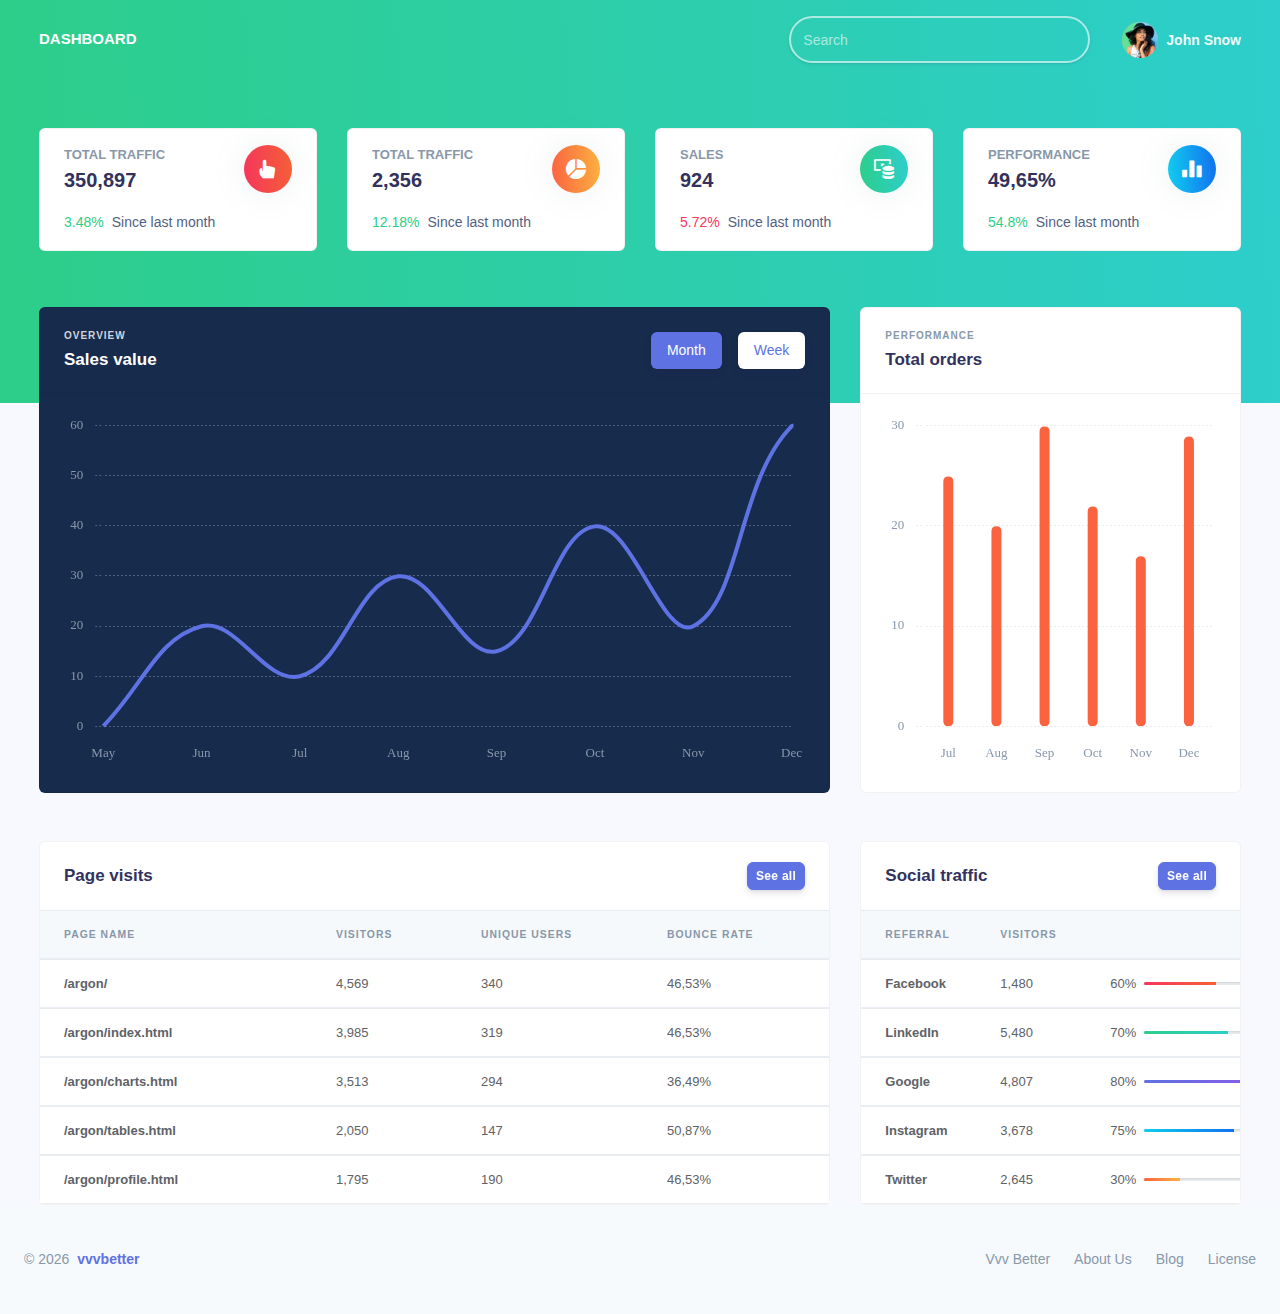
<file: index.html>
<!DOCTYPE html><html><head><meta charset=utf-8><link rel=icon type=image/png sizes=96x96 href=/favicon.png><meta http-equiv=X-UA-Compatible content="IE=edge,chrome=1"><title>vvvbetter的博客</title><meta name=viewport content="width=device-width,initial-scale=1,maximum-scale=1,user-scalable=0"><link href=/css/demo.ea361c7d.css rel=prefetch><link href=/js/demo.6330d6fe.js rel=prefetch><link href=/css/app.66c4f6fa.css rel=preload as=style><link href=/css/chunk-vendors.906899b6.css rel=preload as=style><link href=/js/app.05a8286e.js rel=preload as=script><link href=/js/chunk-vendors.c1973dbe.js rel=preload as=script><link href=/css/chunk-vendors.906899b6.css rel=stylesheet><link href=/css/app.66c4f6fa.css rel=stylesheet></head><body><div class=wrapper id=app></div><script src=/js/chunk-vendors.c1973dbe.js></script><script src=/js/app.05a8286e.js></script></body></html>
</file>
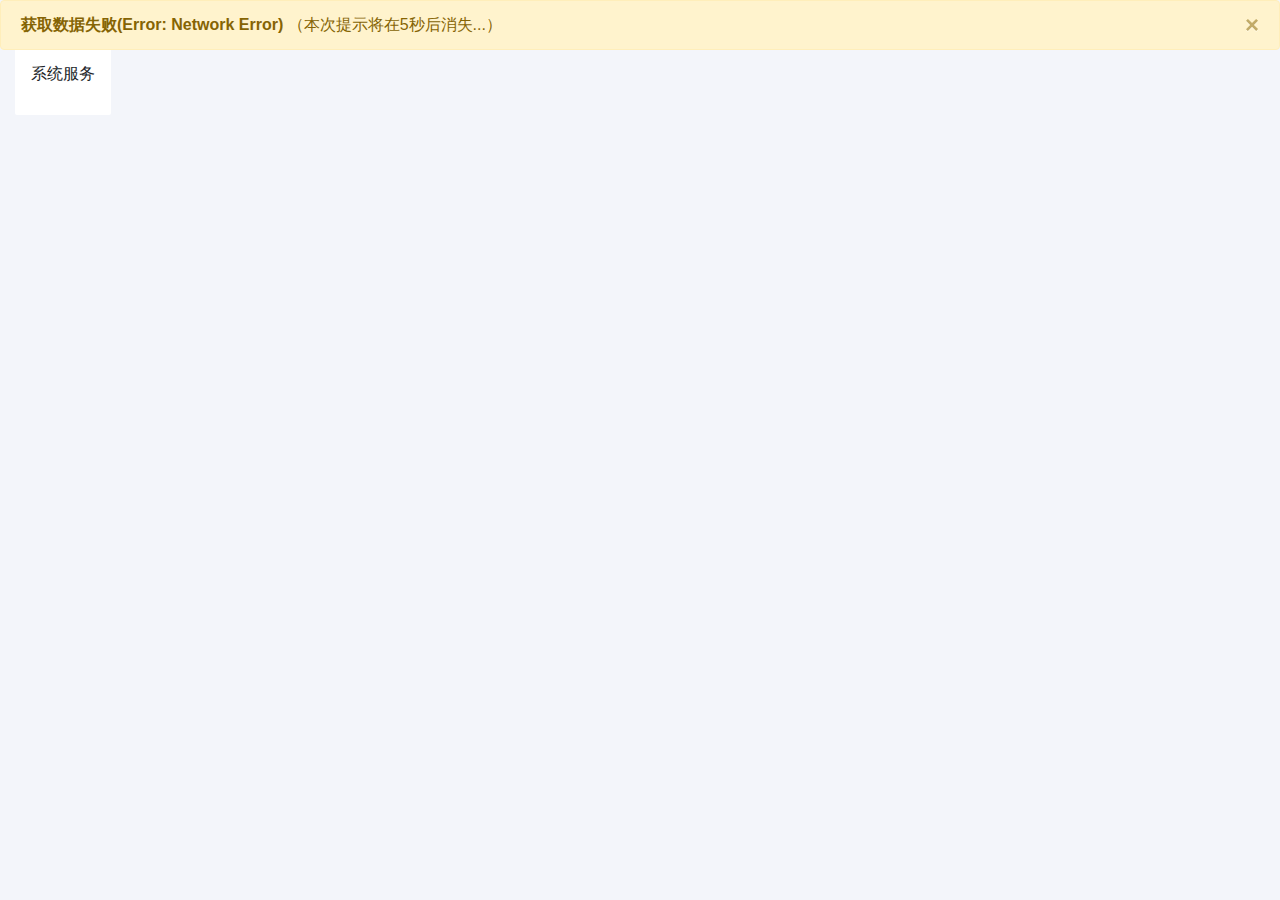
<file: opm/index.html>
<!DOCTYPE html><html lang=en><head><meta charset=utf-8><meta http-equiv=Content-Type content="text/html; charset=UTF-8"><meta name=renderer content=webkit><meta name=viewport content="width=device-width,initial-scale=1,maximum-scale=1,user-scalable=no"><meta http-equiv=X-UA-Compatible content="IE=edge,chrome=1"><link rel=icon href=/opm/favicon.ico><title>运维终端2</title><link href=/opm/css/app.3482c216.css rel=preload as=style><link href=/opm/css/chunk-vendors.4d9a223c.css rel=preload as=style><link href=/opm/js/app.f74b9ea6.js rel=preload as=script><link href=/opm/js/chunk-vendors.e3dd6db9.js rel=preload as=script><link href=/opm/css/chunk-vendors.4d9a223c.css rel=stylesheet><link href=/opm/css/app.3482c216.css rel=stylesheet></head><body><noscript><strong>We're sorry but 运维终端 doesn't work properly without JavaScript enabled. Please enable it to continue.</strong></noscript><div id=app></div><script src=/opm/js/chunk-vendors.e3dd6db9.js></script><script src=/opm/js/app.f74b9ea6.js></script></body></html>
</file>
